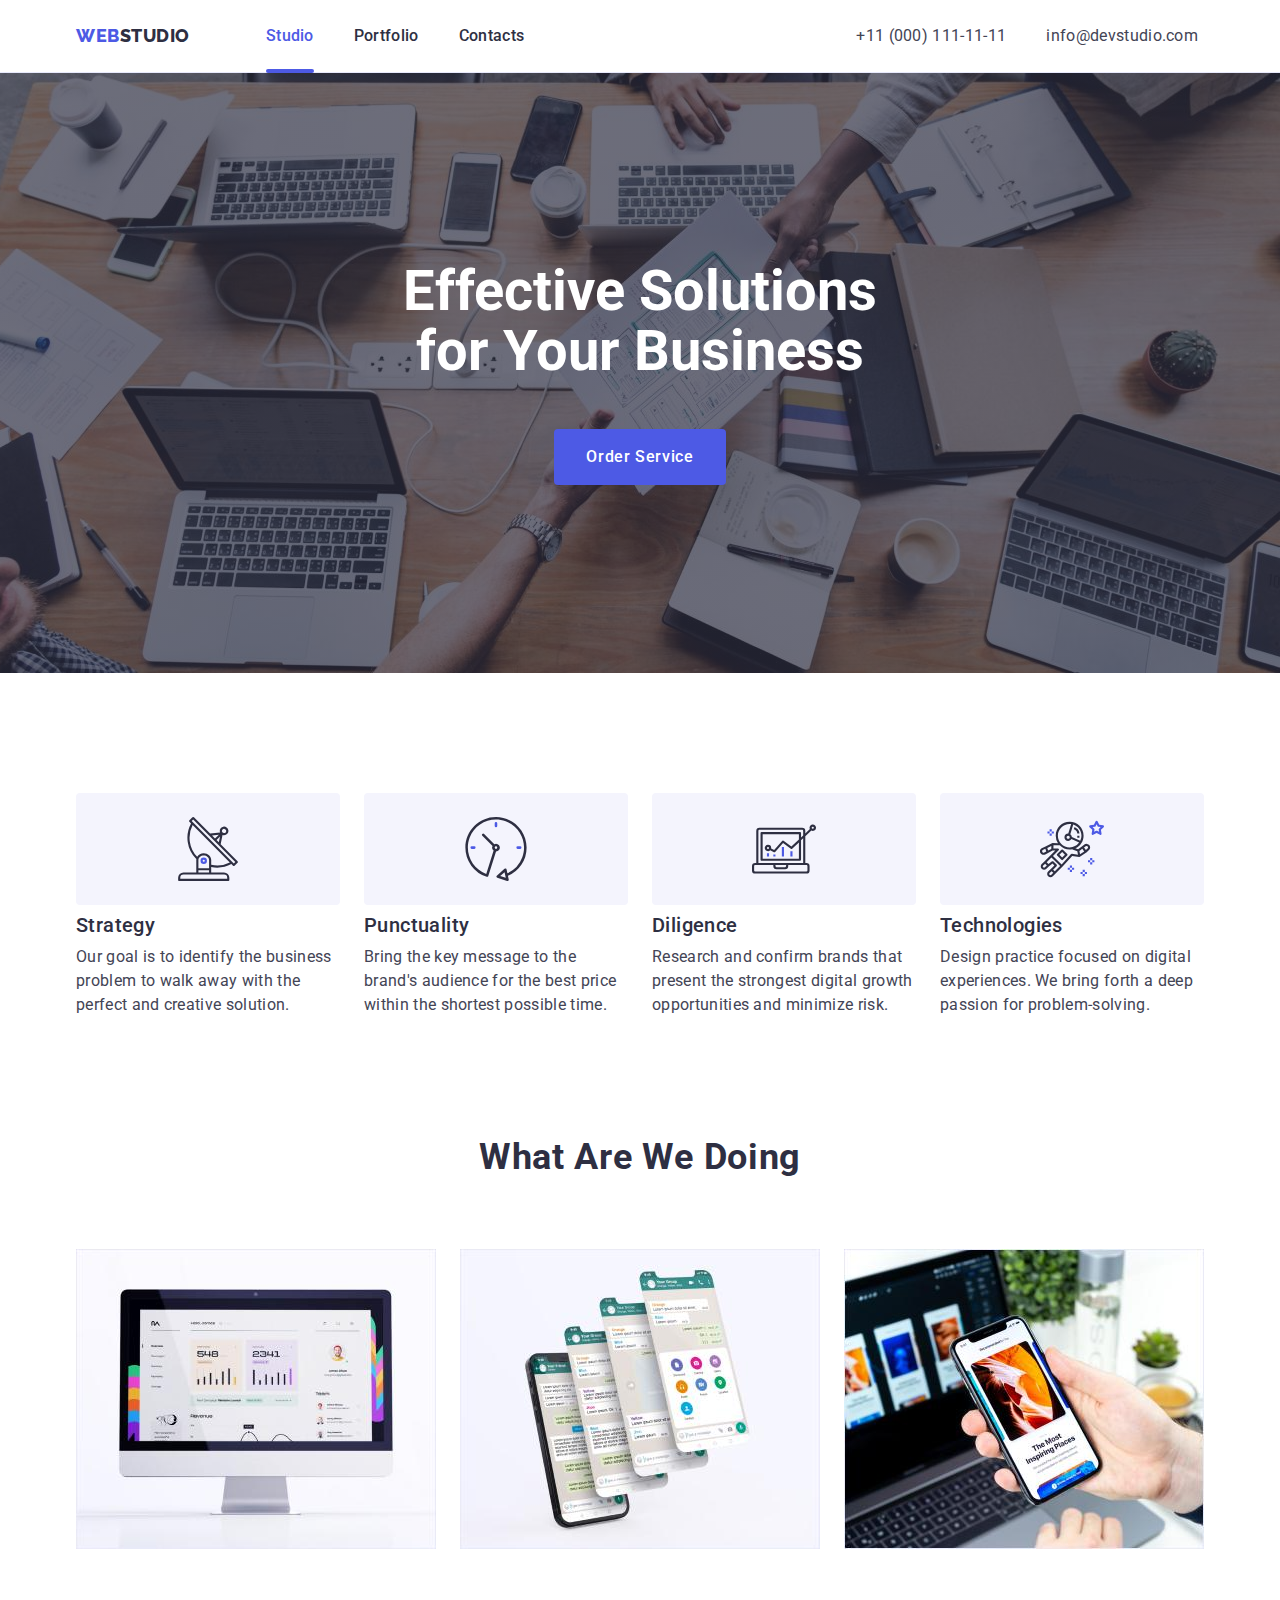
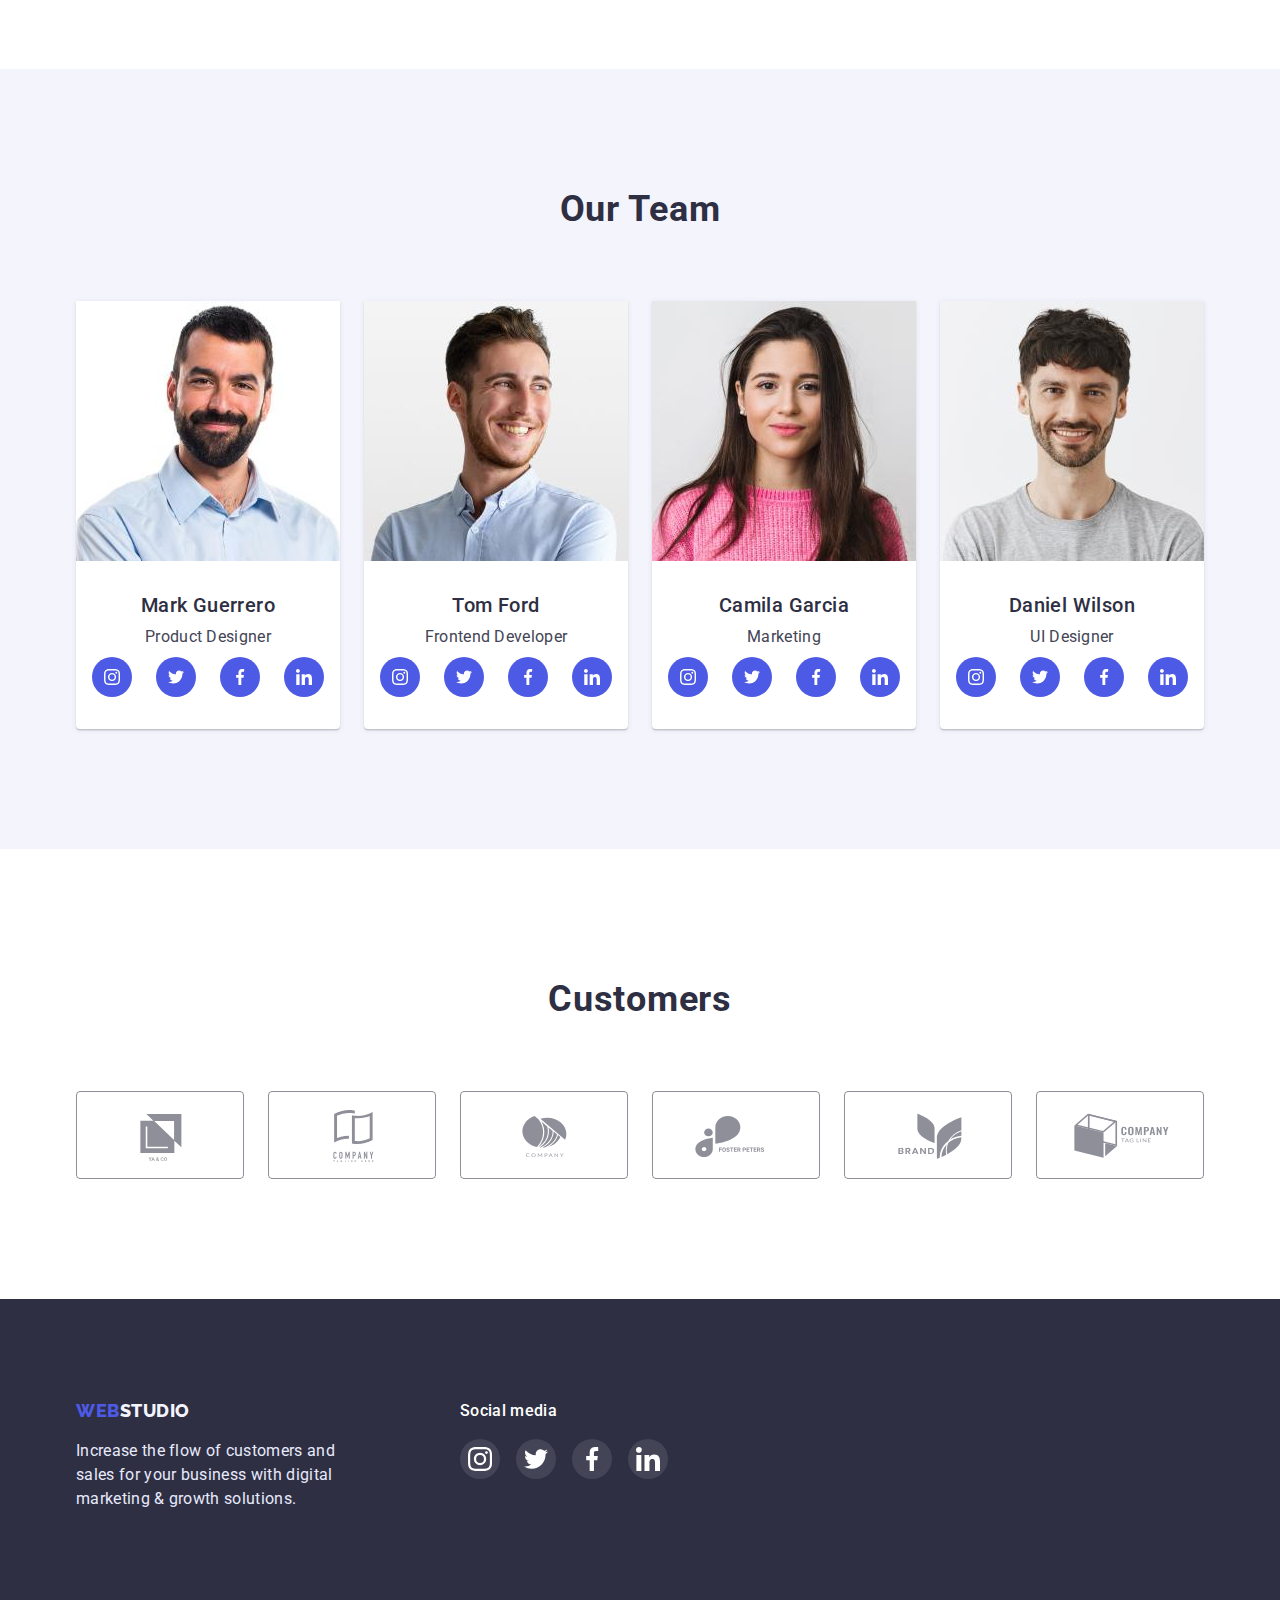
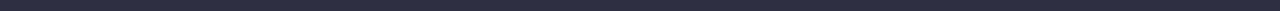
<file: index.html>
<!DOCTYPE html>
<html lang="en">
  <head>
    <meta charset="UTF-8" />
    <meta http-equiv="X-UA-Compatible" content="IE=edge" />
    <meta name="viewport" content="width=device-width, initial-scale=1.0" />
    <title>Studio</title>
    <link
      href="https://fonts.googleapis.com/css2?family=Raleway:wght@800&family=Roboto:wght@400;500;700;900&display=swap"
      rel="stylesheet"
    />
    <link rel="preconnect" href="https://fonts.googleapis.com" />
    <!-- normolise css -->
    <link
      rel="stylesheet"
      href="https://cdnjs.cloudflare.com/ajax/libs/modern-normalize/1.1.0/modern-normalize.min.css"
    />

    <link rel="stylesheet" href="./css/styles.css" />
  </head>

  <body>
    <header class="border-section">
      <!-- logo -->
      <div class="container logo-nav">
        <a class="link logo-head" href="index.html"
          ><span class="web">WEB</span>Studio</a
        >
        <nav>
          <ul class="site-nav list">
            <li class="nav-item"><a class="link current" href="">Studio</a></li>
            <li class="nav-item">
              <a class="link" href="./portfolio.html">Portfolio</a>
            </li>
            <li class="nav-item"><a class="link" href="">Contacts</a></li>
          </ul>
        </nav>
        <!-- Contacts of Web Studio -->
        <address>
          <ul class="list address-nav">
            <li class="nav-item">
              <a class="link" href="tel:+110001111111">+11 (000) 111-11-11</a>
            </li>
            <li class="nav-item">
              <a class="link" href="mailto:info@devstudio.com"
                >info@devstudio.com</a
              >
            </li>
          </ul>
        </address>
      </div>
    </header>
    <main>
      <!-- HERO -->
      <section class="hero">
        <div class="container">
          <h1 class="hero-title">Effective Solutions for Your Business</h1>
          <button type="button" class="button-action">Order Service</button>
        </div>
      </section>
      <!-- FEATURES -->
      <section class="features-section section">
        <div class="container">
          <h2 class="visually-hidden">Our features</h2>
          <ul class="list features-list">
            <li class="feature-item">
              <div class="feature-svg">
                <svg class="feature-icon" width="64" height="64">
                  <use href="./symbol-defs.svg#icon-antenna"></use>
                </svg>
              </div>
              <h3 class="subtitle">Strategy</h3>
              <p class="text">
                Our goal is to identify the business problem to walk away with
                the perfect and creative solution.
              </p>
            </li>
            <li class="feature-item">
              <div class="feature-svg">
                <svg class="feature-icon" width="64" height="64">
                  <use href="./symbol-defs.svg#icon-clock"></use>
                </svg>
              </div>
              <h3 class="subtitle">Punctuality</h3>
              <p class="text">
                Bring the key message to the brand's audience for the best price
                within the shortest possible time.
              </p>
            </li>
            <li class="feature-item">
              <div class="feature-svg">
                <svg class="feature-icon" width="64" height="64">
                  <use href="./symbol-defs.svg#icon-diagram"></use>
                </svg>
              </div>
              <h3 class="subtitle">Diligence</h3>
              <p class="text">
                Research and confirm brands that present the strongest digital
                growth opportunities and minimize risk.
              </p>
            </li>
            <li class="feature-item">
              <div class="feature-svg">
                <svg class="feature-icon" width="64" height="64">
                  <use href="./symbol-defs.svg#icon-astronaut"></use>
                </svg>
              </div>
              <h3 class="subtitle">Technologies</h3>
              <p class="text">
                Design practice focused on digital experiences. We bring forth a
                deep passion for problem-solving.
              </p>
            </li>
          </ul>
        </div>
      </section>
      <!-- WHAT ARE WE DOING -->
      <section class="section doing-section pad-top">
        <div class="container">
          <h2 class="title">What are we doing</h2>
          <ul class="list doing-list">
            <li class="doing-card">
              <img
                class="image"
                src="./images/work1.jpg"
                alt="monitor"
                width="360"
                height="300"
              />
            </li>
            <li class="doing-card">
              <img
                class="image"
                src="./images/work2.jpg"
                alt="phone screen"
                width="360"
                height="300"
              />
            </li>
            <li class="doing-card">
              <img
                class="image"
                src="./images/work3.jpg"
                alt="phone in hand"
                width="360"
                height="300"
              />
            </li>
          </ul>
        </div>
      </section>
      <!-- TEAM SECTION -->
      <section class="team-section section">
        <div class="container">
          <h2 class="title">Our team</h2>
          <ul class="list team-list">
            <li class="team-card">
              <img
                class="image img-card"
                src="./images/img1.jpg"
                alt="man in a shirt with a beard"
                width="264"
                height="260"
              />
              <div class="team-descript">
                <h3 class="subtitle">Mark Guerrero</h3>
                <p class="text team-card-descr">Product Designer</p>
                <ul class="soc-media-list list">
                  <li class="soc-media-item">
                    <a
                      class="soc-media-link"
                      href=""
                      aria-label="Instagram"
                      target="_blank"
                      rel="noopener noreferrer"
                    >
                      <svg class="soc-media-icon" width="16" height="16">
                        <use href="./symbol-defs.svg#icon-instagram"></use>
                      </svg>
                    </a>
                  </li>
                  <li class="soc-media-item">
                    <a
                      class="soc-media-link"
                      href=""
                      aria-label="Twitter"
                      target="_blank"
                      rel="noopener noreferrer"
                    >
                      <svg class="soc-media-icon" width="16" height="16">
                        <use href="./symbol-defs.svg#icon-twitter"></use>
                      </svg>
                    </a>
                  </li>
                  <li class="soc-media-item">
                    <a
                      class="soc-media-link"
                      href=""
                      aria-label="Facebook"
                      target="_blank"
                      rel="noopener noreferrer"
                    >
                      <svg class="soc-media-icon" width="16" height="16">
                        <use href="./symbol-defs.svg#icon-facebook"></use>
                      </svg>
                    </a>
                  </li>
                  <li class="soc-media-item">
                    <a
                      class="soc-media-link"
                      href=""
                      aria-label="Linkedin"
                      target="_blank"
                      rel="noopener noreferrer"
                      ><svg class="soc-media-icon" width="16" height="16">
                        <use href="./symbol-defs.svg#icon-linkedin"></use>
                      </svg>
                    </a>
                  </li>
                </ul>
              </div>
            </li>
            <li class="team-card">
              <img
                class="image img-card"
                src="./images/img2.jpg"
                alt="smiling man"
                width="264"
                height="260"
              />
              <div class="team-descript">
                <h3 class="subtitle">Tom Ford</h3>
                <p class="text team-card-descr">Frontend Developer</p>
                <ul class="soc-media-list list">
                  <li class="soc-media-item">
                    <a
                      class="soc-media-link"
                      href=""
                      aria-label="Instagram"
                      target="_blank"
                      rel="noopener noreferrer"
                    >
                      <svg class="soc-media-icon" width="16" height="16">
                        <use href="./symbol-defs.svg#icon-instagram"></use>
                      </svg>
                    </a>
                  </li>
                  <li class="soc-media-item">
                    <a
                      class="soc-media-link"
                      href=""
                      aria-label="Twitter"
                      target="_blank"
                      rel="noopener noreferrer"
                    >
                      <svg class="soc-media-icon" width="16" height="16">
                        <use href="./symbol-defs.svg#icon-twitter"></use>
                      </svg>
                    </a>
                  </li>
                  <li class="soc-media-item">
                    <a
                      class="soc-media-link"
                      href=""
                      aria-label="Facebook"
                      target="_blank"
                      rel="noopener noreferrer"
                    >
                      <svg class="soc-media-icon" width="16" height="16">
                        <use href="./symbol-defs.svg#icon-facebook"></use>
                      </svg>
                    </a>
                  </li>
                  <li class="soc-media-item">
                    <a
                      class="soc-media-link"
                      href=""
                      aria-label="Linkedin"
                      target="_blank"
                      rel="noopener noreferrer"
                      ><svg class="soc-media-icon" width="16" height="16">
                        <use href="./symbol-defs.svg#icon-linkedin"></use>
                      </svg>
                    </a>
                  </li>
                </ul>
              </div>
            </li>
            <li class="team-card">
              <img
                class="image img-card"
                src="./images/img3.jpg"
                alt="girl in a pink sweater"
                width="264"
                height="260"
              />
              <div class="team-descript">
                <h3 class="subtitle">Camila Garcia</h3>
                <p class="text team-card-descr">Marketing</p>
                <ul class="soc-media-list list">
                  <li class="soc-media-item">
                    <a
                      class="soc-media-link"
                      href=""
                      aria-label="Instagram"
                      target="_blank"
                      rel="noopener noreferrer"
                    >
                      <svg class="soc-media-icon" width="16" height="16">
                        <use href="./symbol-defs.svg#icon-instagram"></use>
                      </svg>
                    </a>
                  </li>
                  <li class="soc-media-item">
                    <a
                      class="soc-media-link"
                      class="link"
                      href=""
                      aria-label="Twitter"
                      target="_blank"
                      rel="noopener noreferrer"
                    >
                      <svg class="soc-media-icon" width="16" height="16">
                        <use href="./symbol-defs.svg#icon-twitter"></use>
                      </svg>
                    </a>
                  </li>
                  <li class="soc-media-item">
                    <a
                      class="soc-media-link"
                      class="link"
                      href=""
                      aria-label="Facebook"
                      target="_blank"
                      rel="noopener noreferrer"
                    >
                      <svg class="soc-media-icon" width="16" height="16">
                        <use href="./symbol-defs.svg#icon-facebook"></use>
                      </svg>
                    </a>
                  </li>
                  <li class="soc-media-item">
                    <a
                      class="soc-media-link"
                      class="soc-media-link"
                      href=""
                      aria-label="Linkedin"
                      target="_blank"
                      rel="noopener noreferrer"
                      ><svg class="soc-media-icon" width="16" height="16">
                        <use href="./symbol-defs.svg#icon-linkedin"></use>
                      </svg>
                    </a>
                  </li>
                </ul>
              </div>
            </li>
            <li class="team-card">
              <img
                class="image img-card"
                src="./images/img4.jpg"
                alt="man in a t-shirt"
                width="264"
                height="260"
              />
              <div class="team-descript">
                <h3 class="subtitle">Daniel Wilson</h3>
                <p class="text team-card-descr">UI Designer</p>
                <ul class="soc-media-list list">
                  <li class="soc-media-item">
                    <a
                      class="soc-media-link"
                      href=""
                      aria-label="Instagram"
                      target="_blank"
                      rel="noopener noreferrer"
                    >
                      <svg class="soc-media-icon" width="16" height="16">
                        <use href="./symbol-defs.svg#icon-instagram"></use>
                      </svg>
                    </a>
                  </li>
                  <li class="soc-media-item">
                    <a
                      class="soc-media-link"
                      href=""
                      aria-label="Twitter"
                      target="_blank"
                      rel="noopener noreferrer"
                    >
                      <svg class="soc-media-icon" width="16" height="16">
                        <use href="./symbol-defs.svg#icon-twitter"></use>
                      </svg>
                    </a>
                  </li>
                  <li class="soc-media-item">
                    <a
                      class="soc-media-link"
                      href=""
                      aria-label="Facebook"
                      target="_blank"
                      rel="noopener noreferrer"
                    >
                      <svg class="soc-media-icon" width="16" height="16">
                        <use href="./symbol-defs.svg#icon-facebook"></use>
                      </svg>
                    </a>
                  </li>
                  <li class="soc-media-item">
                    <a
                      class="soc-media-link"
                      href=""
                      aria-label="Linkedin"
                      target="_blank"
                      rel="noopener noreferrer"
                      ><svg class="soc-media-icon" width="16" height="16">
                        <use href="./symbol-defs.svg#icon-linkedin"></use>
                      </svg>
                    </a>
                  </li>
                </ul>
              </div>
            </li>
          </ul>
        </div>
      </section>
      <!-- CUSTOMERS -->
      <section class="section customer-section">
        <div class="container">
          <h2 class="title">Customers</h2>
          <ul class="customers-list list">
            <li class="customer-item">
              <a class="customer-link" href="">
                <svg class="customer-icon" width="104" height="56">
                  <use href="./symbol-defs.svg#icon-Logo"></use>
                </svg>
              </a>
            </li>
            <li class="customer-item">
              <a class="customer-link" href="">
                <svg class="customer-icon" width="104" height="56">
                  <use href="./symbol-defs.svg#icon-Logo1"></use>
                </svg>
              </a>
            </li>
            <li class="customer-item">
              <a class="customer-link" href="">
                <svg class="customer-icon" width="104" height="56">
                  <use href="./symbol-defs.svg#icon-Logo3"></use>
                </svg>
              </a>
            </li>
            <li class="customer-item">
              <a class="customer-link" href="">
                <svg class="customer-icon" width="104" height="56">
                  <use href="./symbol-defs.svg#icon-Logo4"></use>
                </svg>
              </a>
            </li>
            <li class="customer-item">
              <a class="customer-link" href="">
                <svg class="customer-icon" width="104" height="56">
                  <use href="./symbol-defs.svg#icon-Logo5"></use>
                </svg>
              </a>
            </li>
            <li class="customer-item">
              <a class="customer-link" href="">
                <svg class="customer-icon" width="104" height="56">
                  <use href="./symbol-defs.svg#icon-Logo6"></use>
                </svg>
              </a>
            </li>
          </ul>
        </div>
      </section>
    </main>
    <!-- FOOTER -->
    <footer class="footer">
      <div class="container foot-container">
        <div class="foot-description">
          <a class="link logo-foot" href="index.html"
            ><span class="web">WEB</span>Studio</a
          >
          <p class="text text-foot logo-descript">
            Increase the flow of customers and sales for your business with
            digital marketing & growth solutions.
          </p>
        </div>
        <div class="soc-media-foot">
          <p class="soc-media-title">Social media</p>
          <ul class="soc-media-foot-list gap-foot-icon list">
            <li class="soc-media-foot-item bgc-foot-icons">
              <a
                class="soc-media-foot-link"
                href=""
                aria-label="Instagram"
                target="_blank"
                rel="noopener noreferrer"
              >
                <svg class="soc-media-icon" width="24" height="24">
                  <use href="./symbol-defs.svg#icon-instagram"></use>
                </svg>
              </a>
            </li>
            <li class="soc-media-foot-item gap-foot-icon bgc-foot-icons">
              <a
                class="soc-media-foot-link"
                href=""
                aria-label="Twitter"
                target="_blank"
                rel="noopener noreferrer"
              >
                <svg class="soc-media-icon" width="24" height="24">
                  <use href="./symbol-defs.svg#icon-twitter"></use>
                </svg>
              </a>
            </li>
            <li class="soc-media-foot-item gap-foot-icon bgc-foot-icons">
              <a
                class="soc-media-foot-link"
                href=""
                aria-label="Facebook"
                target="_blank"
                rel="noopener noreferrer"
              >
                <svg class="soc-media-icon" width="24" height="24">
                  <use href="./symbol-defs.svg#icon-facebook"></use>
                </svg>
              </a>
            </li>
            <li class="soc-media-foot-item gap-foot-icon bgc-foot-icons">
              <a
                class="soc-media-foot-link"
                href=""
                aria-label="Linkedin"
                target="_blank"
                rel="noopener noreferrer"
                ><svg class="soc-media-icon" width="24" height="24">
                  <use href="./symbol-defs.svg#icon-linkedin"></use>
                </svg>
              </a>
            </li>
          </ul>
        </div>
      </div>
    </footer>
  </body>
</html>
</file>
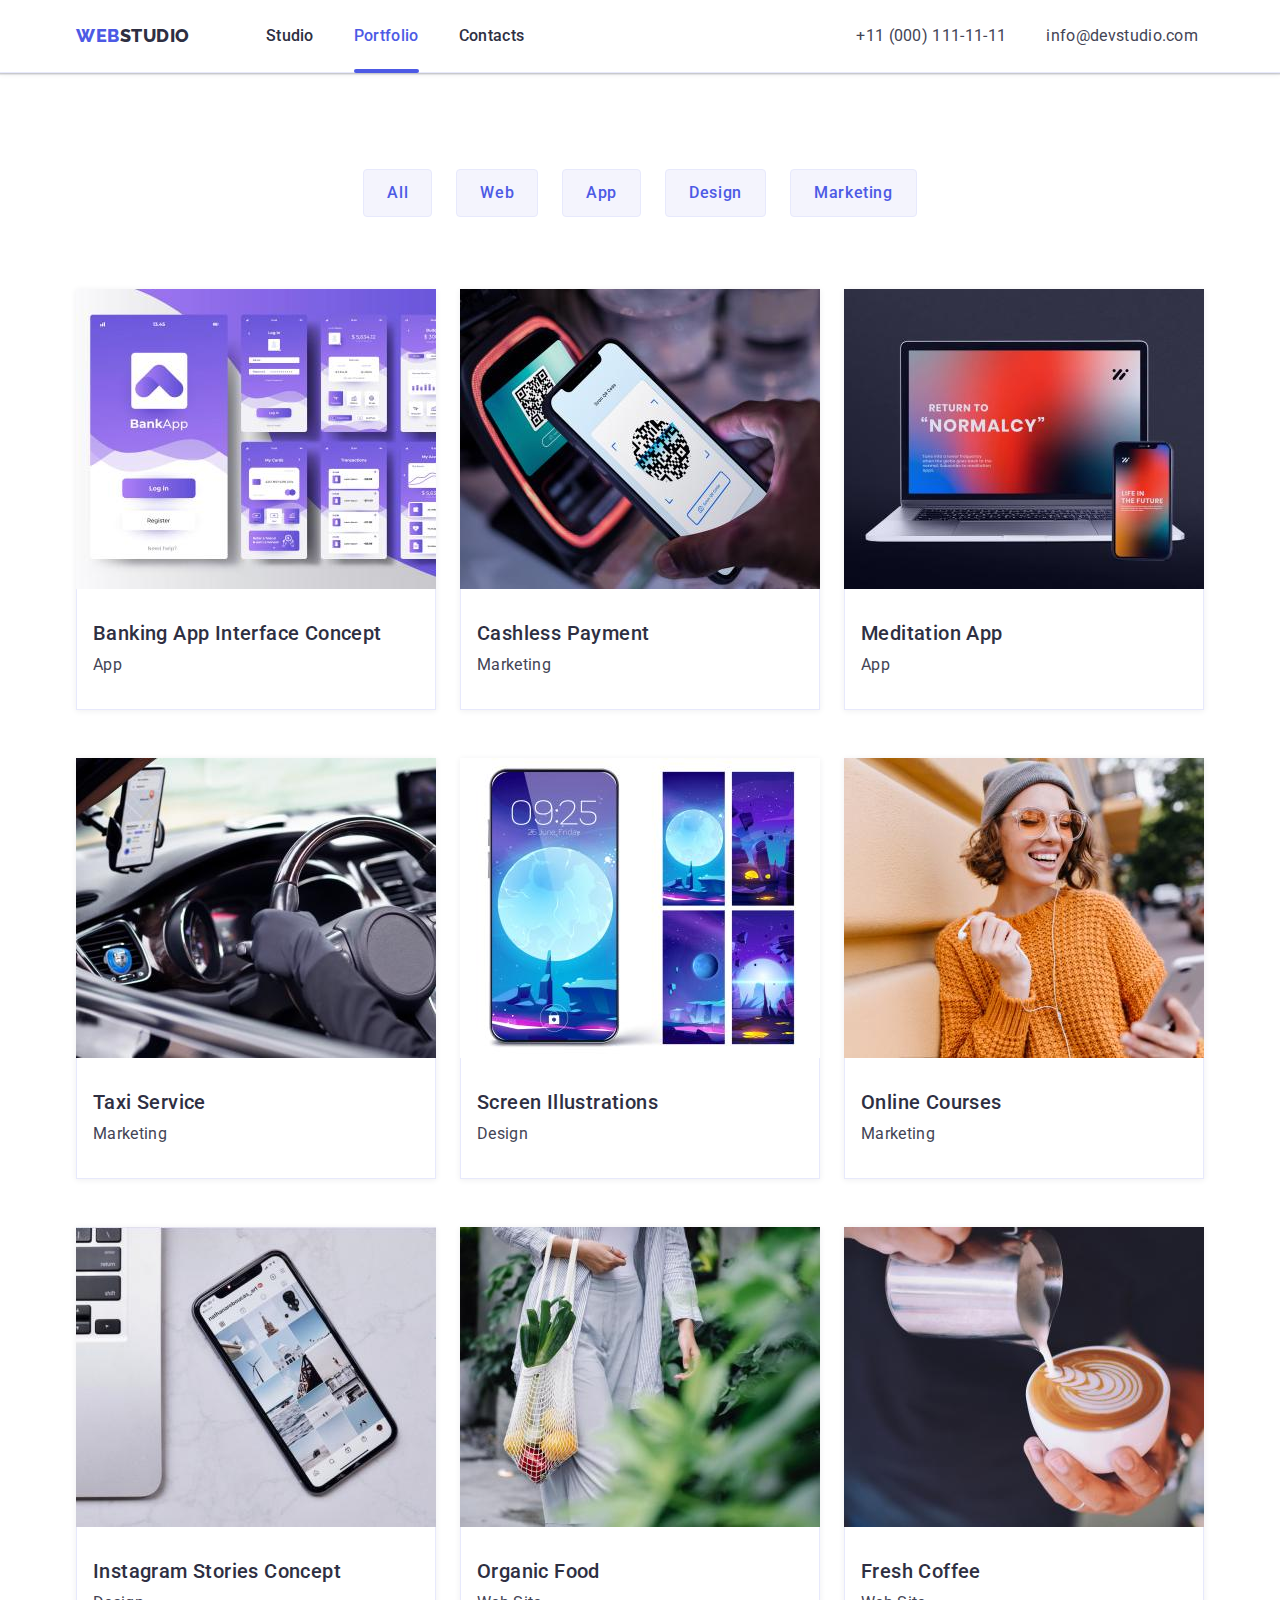
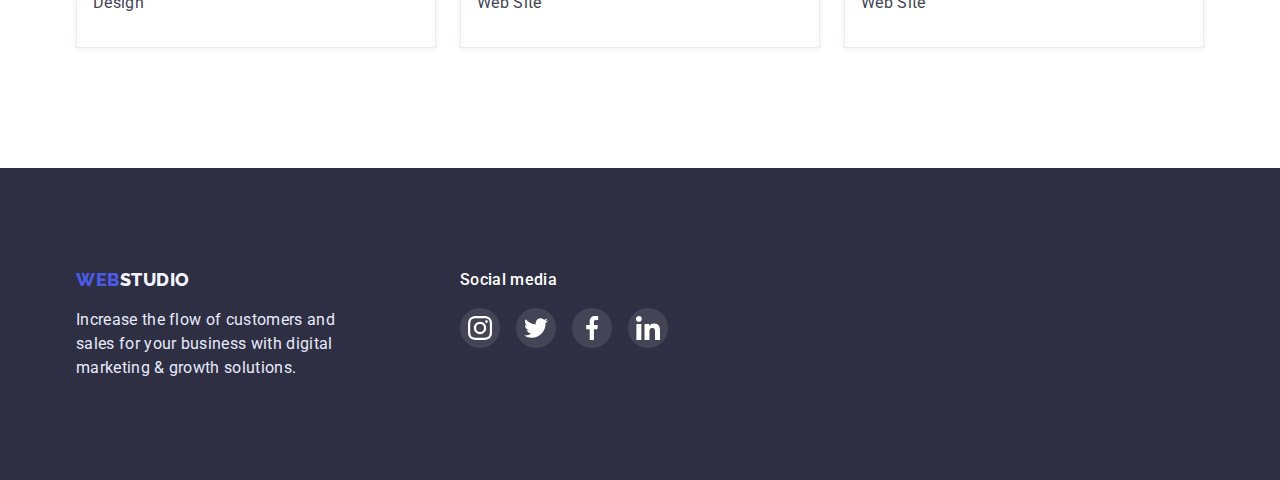
<file: portfolio.html>
<!DOCTYPE html>
<html lang="en">
  <head>
    <meta charset="UTF-8" />
    <meta http-equiv="X-UA-Compatible" content="IE=edge" />
    <meta name="viewport" content="width=device-width, initial-scale=1.0" />
    <title>Portfolio</title>
    <link
      href="https://fonts.googleapis.com/css2?family=Raleway:wght@800&family=Roboto:wght@400;500;700;900&display=swap"
      rel="stylesheet"
    />
    <link rel="preconnect" href="https://fonts.googleapis.com" />
    <link
      rel="stylesheet"
      href="https://cdnjs.cloudflare.com/ajax/libs/modern-normalize/1.1.0/modern-normalize.min.css"
    />
    <link rel="stylesheet" href="./css/styles.css" />
  </head>
  <body>
    <!-- HEDER -->
    <header class="border-section">
      <!-- Logo -->
      <div class="container logo-nav pad-top-btm">
        <a href="index.html" class="link logo-head"
          ><span class="web">WEB</span>Studio</a
        >
        <nav>
          <ul class="site-nav list">
            <li class="nav-item">
              <a class="link" href="./index.html">Studio</a>
            </li>
            <li class="nav-item">
              <a class="link current" href="">Portfolio</a>
            </li>
            <li class="nav-item"><a class="link" href="">Contacts</a></li>
          </ul>
        </nav>
        <!-- Contacts of Web Studio -->
        <address>
          <ul class="list address-nav">
            <li class="nav-item">
              <a class="link" href="tel:+110001111111">+11 (000) 111-11-11</a>
            </li>
            <li class="nav-item">
              <a class="link" href="mailto:info@devstudio.com"
                >info@devstudio.com</a
              >
            </li>
          </ul>
        </address>
      </div>
      <div></div>
    </header>
    <main>
      <!--PAGE NAVIGATION-->
      <section class="section choice-section">
        <div class="container">
          <h1 class="visually-hidden">Our services</h1>
          <ul class="list choice-button">
            <li class="button-item">
              <button type="button" class="button-nav">All</button>
            </li>
            <li class="button-item">
              <button type="button" class="button-nav">Web</button>
            </li>
            <li class="button-item">
              <button type="button" class="button-nav">App</button>
            </li>
            <li class="button-item">
              <button type="button" class="button-nav">Design</button>
            </li>
            <li class="button-item">
              <button type="button" class="button-nav">Marketing</button>
            </li>
          </ul>
          <!-- PROJECT CARDS -->
          <ul class="list list-choice">
            <li class="choice-card">
              <a class="choice-link" href="">
                <div class="overley-box">
                  <img
                    class="image choice-img img-card"
                    src="./images.portfolio/img.1.jpg"
                    alt="app interface shots"
                    width="360"
                    height="300"
                  />
                  <div class="overley-descript">
                    <p class="overley-text">
                      14 Stylish and User-Friendly App Design Concepts · Task
                      Manager App · Calorie Tracker App · Exotic Fruit Ecommerce
                      App · Cloud Storage App
                    </p>
                  </div>
                </div>
                <div class="card-descript">
                  <h2 class="subtitle">Banking App Interface Concept</h2>
                  <p class="text">App</p>
                </div>
              </a>
            </li>

            <li class="choice-card">
              <a class="choice-link" href="">
                <div class="overley-box">
                  <img
                    class="image choice-img img-card"
                    src="./images.portfolio/img.2.jpg"
                    alt="text-list of apps for cashless payment"
                    width="360"
                    height="300"
                  />
                  <div class="overley-descript">
                    <p class="overley-text">
                      14 Stylish and User-Friendly App Design Concepts · Task
                      Manager App · Calorie Tracker App · Exotic Fruit Ecommerce
                      App · Cloud Storage App
                    </p>
                  </div>
                </div>
                <div class="card-descript">
                  <h2 class="subtitle">Cashless Payment</h2>
                  <p class="text">Marketing</p>
                </div>
              </a>
            </li>
            <li class="choice-card">
              <a class="choice-link" href="">
                <div class="overley-box">
                  <img
                    class="image choice-img img-card"
                    src="./images.portfolio/img.3.jpg"
                    alt="meditation app on laptop and phone screen"
                    width="360"
                    height="300"
                  />
                  <div class="overley-descript">
                    <p class="overley-text">
                      14 Stylish and User-Friendly App Design Concepts · Task
                      Manager App · Calorie Tracker App · Exotic Fruit Ecommerce
                      App · Cloud Storage App
                    </p>
                  </div>
                </div>
                <div class="card-descript">
                  <h2 class="subtitle">Meditation App</h2>
                  <p class="text">App</p>
                </div>
              </a>
            </li>
            <li class="choice-card">
              <a class="choice-link" href="">
                <div class="overley-box">
                  <img
                    class="image choice-img img-card"
                    src="./images.portfolio/img.4.jpg"
                    alt="navigatiln app on the phone screen in front of the car driver"
                    width="360"
                    height="300"
                  />
                  <div class="overley-descript">
                    <p class="overley-text">
                      14 Stylish and User-Friendly App Design Concepts · Task
                      Manager App · Calorie Tracker App · Exotic Fruit Ecommerce
                      App · Cloud Storage App
                    </p>
                  </div>
                </div>
                <div class="card-descript">
                  <h2 class="subtitle">Taxi Service</h2>
                  <p class="text">Marketing</p>
                </div>
              </a>
            </li>
            <li class="choice-card">
              <a class="choice-link" href="">
                <div class="overley-box">
                  <img
                    class="image choice-img img-card"
                    src="./images.portfolio/img.5.jpg"
                    alt="phone screen with beautiful wallpaper"
                    width="360"
                    height="300"
                  />
                  <div class="overley-descript">
                    <p class="overley-text">
                      14 Stylish and User-Friendly App Design Concepts · Task
                      Manager App · Calorie Tracker App · Exotic Fruit Ecommerce
                      App · Cloud Storage App
                    </p>
                  </div>
                </div>
                <div class="card-descript">
                  <h2 class="subtitle">Screen Illustrations</h2>
                  <p class="text">Design</p>
                </div>
              </a>
            </li>
            <li class="choice-card">
              <a class="choice-link" href="">
                <div class="overley-box">
                  <img
                    class="image choice-img img-card"
                    src="./images.portfolio/img.6.jpg"
                    alt="smiling girl in an orange sweater looks at the phone screen"
                    width="360"
                    height="300"
                  />
                  <div class="overley-descript">
                    <p class="overley-text">
                      14 Stylish and User-Friendly App Design Concepts · Task
                      Manager App · Calorie Tracker App · Exotic Fruit Ecommerce
                      App · Cloud Storage App
                    </p>
                  </div>
                </div>
                <div class="card-descript">
                  <h2 class="subtitle">Online Courses</h2>
                  <p class="text">Marketing</p>
                </div>
              </a>
            </li>
            <li class="choice-card">
              <a class="choice-link" href="">
                <div class="overley-box">
                  <img
                    class="image choice-img img-card"
                    src="./images.portfolio/img.7.jpg"
                    alt="phone screen wiht picktures arranged in a grid "
                    width="360"
                    height="300"
                  />
                  <div class="overley-descript">
                    <p class="overley-text">
                      14 Stylish and User-Friendly App Design Concepts · Task
                      Manager App · Calorie Tracker App · Exotic Fruit Ecommerce
                      App · Cloud Storage App
                    </p>
                  </div>
                </div>
                <div class="card-descript">
                  <h2 class="subtitle">Instagram Stories Concept</h2>
                  <p class="text">Design</p>
                </div>
              </a>
            </li>
            <li class="choice-card">
              <a class="choice-link" href="">
                <div class="overley-box">
                  <img
                    class="image choice-img img-card"
                    src="./images.portfolio/img.8.jpg"
                    alt="a woman with a shopping bag is walking"
                    width="360"
                    height="300"
                  />
                  <div class="overley-descript">
                    <p class="overley-text">
                      14 Stylish and User-Friendly App Design Concepts · Task
                      Manager App · Calorie Tracker App · Exotic Fruit Ecommerce
                      App · Cloud Storage App
                    </p>
                  </div>
                </div>
                <div class="card-descript">
                  <h2 class="subtitle">Organic Food</h2>
                  <p class="text">Web Site</p>
                </div>
              </a>
            </li>
            <li class="choice-card">
              <a class="choice-link" href="">
                <div class="overley-box">
                  <img
                    class="image choice-img img-card"
                    src="./images.portfolio/img.9.jpg"
                    alt="a man pours cream into coffee creating a beautiful pattern"
                    width="360"
                    height="300"
                  />
                  <div class="overley-descript">
                    <p class="overley-text">
                      14 Stylish and User-Friendly App Design Concepts · Task
                      Manager App · Calorie Tracker App · Exotic Fruit Ecommerce
                      App · Cloud Storage App
                    </p>
                  </div>
                </div>
                <div class="card-descript">
                  <h2 class="subtitle">Fresh Coffee</h2>
                  <p class="text">Web Site</p>
                </div>
              </a>
            </li>
          </ul>
        </div>
      </section>
    </main>
    <!-- FOOTER -->
    <footer class="footer">
      <div class="container foot-container">
        <div class="foot-description">
          <a class="link logo-foot" href="index.html"
            ><span class="web">WEB</span>Studio</a
          >
          <p class="text text-foot logo-descript">
            Increase the flow of customers and sales for your business with
            digital marketing & growth solutions.
          </p>
        </div>
        <div class="soc-media-foot">
          <p class="soc-media-title">Social media</p>
          <ul class="soc-media-foot-list gap-foot-icon list">
            <li class="soc-media-foot-item bgc-foot-icons">
              <a class="soc-media-foot-link" href="">
                <svg class="soc-media-icon" width="24" height="24">
                  <use href="./symbol-defs.svg#icon-instagram"></use>
                </svg>
              </a>
            </li>
            <li class="soc-media-foot-item gap-foot-icon bgc-foot-icons">
              <a class="soc-media-foot-link" href="">
                <svg class="soc-media-icon" width="24" height="24">
                  <use href="./symbol-defs.svg#icon-twitter"></use>
                </svg>
              </a>
            </li>
            <li class="soc-media-foot-item gap-foot-icon bgc-foot-icons">
              <a class="soc-media-foot-link" href="">
                <svg class="soc-media-icon" width="24" height="24">
                  <use href="./symbol-defs.svg#icon-facebook"></use>
                </svg>
              </a>
            </li>
            <li class="soc-media-foot-item gap-foot-icon bgc-foot-icons">
              <a class="soc-media-foot-link" href=""
                ><svg class="soc-media-icon" width="24" height="24">
                  <use href="./symbol-defs.svg#icon-linkedin"></use>
                </svg>
              </a>
            </li>
          </ul>
        </div>
      </div>
    </footer>
  </body>
</html>
</file>
<file: css/styles.css>
:root {
    /* BGC */
    --bgc-dark: #2E2F42;
    --bgc-light: #F4F4FD;
    --bgc-image: #E7E9FC;
    --bgc-white: #FFFFFF;
    --bgc-10-gray: rgba(255, 255, 255, 0.1);
    --bgc-70-grey: rgba(46, 47, 66, 0.7);
    --bgc-icon-footer: #31D0AA;
    /* text color */
    --accent-color: #4D5AE5;
    --button-click-color: #404BBF;
    --p-txt-secondary: #E7E9FC;
    --primary-text-color: #2E2F42;
    --secondary-text-color: #434455;
    --white-text-color: #FFFFFF;
    --logo-text-color: #F4F4FD;
    /* font family */
    --primery-font: 'Roboto', sans-serif;
    --secondary-font: 'Raleway', sans-serif;

}

.visually-hidden {
    position: absolute;
    width: 1px;
    height: 1px;
    margin: -1px;
    border: 0;
    padding: 0;

    white-space: nowrap;
    clip-path: inset(100%);
    clip: rect(0 0 0 0);
    overflow: hidden;
}

/**
  |============================
  | body
  |============================
*/
body {
    background-color: var(--bgc-white);
    font-family: var(--primery-font);
    font-size: 16px;
    color: var(--primary-text-color);
}

/**
  |============================
  | primary decoration
  |============================
*/
.link {
    display: block;
    padding-top: 24px;
    padding-bottom: 24px;

    text-decoration: none;
    font-style: normal;

}

.list {
    list-style: none;
    padding: 0px;
    margin: 0px;
}

.title {
    font-weight: 700;
    font-size: 36px;
    line-height: 40px;
    letter-spacing: 0.02em;
    text-transform: capitalize;
    text-align: center;
    margin-top: 0px;
    margin-bottom: 72px;
}

.subtitle {
    font-weight: 500;
    font-size: 20px;
    line-height: calc(24 / 20);
    letter-spacing: 0.02em;
    margin-top: 0px;
    margin-bottom: 8px;

}

.text {
    font-weight: 400;
    font-size: 16px;
    line-height: calc(24 /16);
    letter-spacing: 0.02em;
    margin-top: 0px;
    margin-bottom: 0px;


    color: var(--secondary-text-color);
}

.section {
    padding-top: 120px;
    padding-bottom: 120px;
}

.container {
    width: 1158px;
    margin-left: auto;
    margin-right: auto;
    padding-left: 15px;
    padding-right: 15px;

    /* outline: 2px solid red; */
}


.image {
    display: block;
    max-width: 100%;
    height: auto;
}

.border-section {
    border-bottom: 1px solid #E7E9FC;
    box-shadow: 0px 2px 1px rgba(46, 47, 66, 0.08),
        0px 1px 1px rgba(46, 47, 66, 0.16),
        0px 1px 6px rgba(46, 47, 66, 0.08);
    ;
}

/**
  |============================
  | Header Section
  |============================
*/
/* Logo */

.logo-nav {
    display: flex;
}

.logo-head {
    margin-right: 76px;

    font-family: var(--secondary-font);
    font-weight: 800;
    font-size: 18px;
    line-height: calc(24 / 18);
    letter-spacing: 0.03em;
    text-transform: uppercase;

    color: var(--primary-text-color);
}

.web {
    color: var(--accent-color)
}

/* Navigation */
.site-nav {
    display: flex;
    margin-right: 332px;
}

.site-nav .link {
    font-weight: 500;
    line-height: calc(24 /16);
    letter-spacing: 0.02em;

    color: var(--primary-text-color);
}

.nav-item {
    position: relative;
}

.site-nav .link.current {
    color: var(--accent-color);
}

.site-nav .link.current::after {
    display: block;
    content: '';
    background-color: var(--accent-color);
    border-radius: 2px;
    width: 100%;
    height: 4px;
    position: absolute;
    /* top: 100%; */
    bottom: -1px;
}

/* NAV-ITEM margin */

.nav-item+.nav-item {
    margin-left: 40px;
}

/* Address */
.address-nav {
    display: flex;
}

.address-nav .link {
    line-height: calc(24 / 16);
    letter-spacing: 0.02em;

    color: var(--secondary-text-color)
}

.link:hover,
.link:focus {
    color: var(--accent-color);
}

/**
  |============================
  | Hero section
  |============================
*/
.hero {
    background-color: var(--bgc-dark);
    background-image: linear-gradient(rgba(46, 47, 66, 0.7), rgba(46, 47, 66, 0.7)), url(../BG-image/people-office\ 1\(pre\).jpg);
    background-repeat: no-repeat;
    background-size: cover;
    background-position: center;



    max-width: 1440px;
    margin-left: auto;
    margin-right: auto;
    padding-top: 188px;
    padding-bottom: 188px;
    text-align: center;
}

.hero-title {
    margin: 0px;
    width: 494px;
    margin-left: auto;
    margin-right: auto;

    margin-bottom: 48px;
    font-weight: 700;
    font-size: 56px;
    line-height: calc(60 / 56);
    color: var(--white-text-color);

}

/*Hero Button */
.button-action {
    font-family: inherit;
    font-weight: 500;
    font-size: 16px;
    line-height: calc(24 / 16);
    letter-spacing: 0.04em;

    min-width: 169px;
    min-height: 56px;
    padding: 16px 32px;
    border-radius: 4px;
    border: none;

    background-color: var(--accent-color);
    color: var(--white-text-color);
    cursor: pointer;
}

.button-action:active {
    background-color: var(--button-click-color);
}

/**
  |============================
  | Features Section
  |============================
*/
.features-section {
    background-color: var(--bgc-white);
}

.features-list {
    display: flex;
    flex-wrap: wrap;
    gap: 24px;
}

.feature-item {
    width: 264px;
    flex-basis: calc((100% - 72px) /4);
}

.feature-svg {
    width: 100%;
    height: 112px;
    display: flex;
    background-color: var(--bgc-light);
    justify-content: center;
    align-items: center;
    border-radius: 4px;
    margin-bottom: 8px;

}

/**
  |============================
  | Doing Section
  |============================
*/
.doing-section {
    background-color: var(--bgc-white);
}

.pad-top {
    padding-top: 0px;
}

.doing-list {
    display: flex;
    flex-wrap: wrap;
    gap: 24px;
}

.doing-card {
    width: 360px;
    flex-basis: calc((100% - 48px) /3);
}

/**
  |============================
  | Customers section
  |============================
*/
.customer-section {
    padding-top: 130px;
}

.customers-list {
    display: flex;
    gap: 24px;
    justify-content: center;

}

.customer-item {
    width: 168px;
    height: 88px;

}

.customer-link {
    display: flex;
    width: 100%;
    height: 100%;
    border: 1px solid #8E8F99;
    border-radius: 4px;
    align-items: center;
    justify-content: center;
    color: rgba(142, 143, 153, 1);
}

.customer-icon {
    fill: currentColor;
}

.customer-link:hover,
.customer-link:focus {
    color: var(--button-click-color);
    border-color: var(--button-click-color);
}



/**
  |============================
  | Team section
  |============================
*/
.team-section {
    background-color: var(--bgc-light);
}

.team-list {
    display: flex;
    flex-wrap: wrap;
    gap: 24px;
}

.team-card {
    width: 264px;
    text-align: center;
    background: var(--bgc-white);
    box-shadow: 0px 1px 6px rgba(46, 47, 66, 0.08), 0px 1px 1px rgba(46, 47, 66, 0.16), 0px 2px 1px rgba(46, 47, 66, 0.08);
    border-radius: 0px 0px 4px 4px;
    flex-basis: calc((100% - 72px) /4);
}

.team-descript {
    padding-top: 32px;
    padding-bottom: 32px;
}

.team-card-descr {
    margin-bottom: 8px;
}

.soc-media-list {
    display: flex;
    justify-content: center;
    gap: 24px;
}

.soc-media-item {
    display: flex;
    width: 40px;
    height: 40px;
    border-radius: 50%;
    justify-content: center;
    align-items: center;
    background-color: var(--accent-color);
}

.soc-media-link {
    display: flex;
    width: 100%;
    height: 100%;
    border-radius: 50%;
    align-items: center;
    justify-content: center;
    color: var(--white-text-color);
}

.soc-media-icon {
    fill: currentColor;
}

.soc-media-link:hover,
.soc-media-link:focus {
    background-color: var(--button-click-color);
}

/**
  |============================
  | Footer
  |============================
*/

.footer {
    display: flex;
    background-color: var(--bgc-dark);
    padding-top: 100px;
    padding-bottom: 100px;
}

.foot-container {
    display: flex;
}


.logo-descript {
    display: flex;
    width: 264px;
    margin-right: 120px;
}

.logo-foot {
    font-family: 'Raleway', sans-serif;
    font-weight: 800;
    font-size: 18px;
    line-height: calc(24 / 18);
    letter-spacing: 0.03em;
    text-transform: uppercase;
    padding-bottom: 0px;
    padding-top: 0px;
    margin-bottom: 16px;
}

.text-foot {
    color: var(--p-txt-secondary);
}

.logo-foot.link {
    color: var(--logo-text-color)
}

.logo-foot.link:hover,
.logo-foot.link:focus {
    color: var(--accent-color);
}

.soc-media-title {
    font-weight: 500;
    font-size: 16px;
    color: var(--white-text-color);
    line-height: calc(24 / 16);
    letter-spacing: 0.02em;
    margin-top: 0px;
    margin-bottom: 16px;
    margin-left: 0px;
}

.soc-media-foot-list {
    gap: 16px;
}

.soc-media-foot-item {
    display: flex;
    width: 40px;
    height: 40px;
    border-radius: 50%;
    align-items: center;
    justify-content: center;
    background-color: var(--bgc-10-gray);
}


.soc-media-foot-link {
    display: flex;
    width: 100%;
    height: 100%;
    border-radius: 50%;
    justify-content: center;
    align-items: center;
    border-radius: 50px;
    color: var(--white-text-color);
}

.soc-media-foot-link:hover,
.soc-media-foot-link:focus {
    background-color: var(--bgc-icon-footer);
}

.soc-media-foot-list {
    display: flex;
    width: 208px;
}

/**
  |============================
  | Portfolio page
  |============================
*/
.choice-section {
    padding-top: 96px;
}

/* Battons */
.button-nav {
    font-family: var(--primery-font);
    font-weight: 500;
    font-size: 16px;
    line-height: calc(24 / 16);
    letter-spacing: 0.04em;
    text-align: center;

    background-color: var(--bgc-light);
    color: var(--accent-color);

    padding: 11px 23px;
    border: 1px solid #E7E9FC;
    border-radius: 4px;
    min-height: 48px;
    min-width: 69px;
    cursor: pointer;
}

.button-item+.button-item {
    margin-left: 24px;
}

.button-nav:hover,
.button-nav:focus {
    background-color: var(--button-click-color);
    border: var(--button-click-color);
    color: var(--white-text-color);
    box-shadow: 0px 3px 1px rgba(0, 0, 0, 0.1),
        0px 2px 1px rgba(0, 0, 0, 0.08),
        0px 2px 2px rgba(0, 0, 0, 0.12);
    ;
}

.choice-button {
    display: flex;
    justify-content: center;
    margin-bottom: 72px;
}

/* Choice Cards */
.list-choice {
    display: flex;
    flex-wrap: wrap;
    gap: 48px 24px;
}

.overley-box {
    position: relative;

}

.overley-box::before {
    content: '';
    position: absolute;
    display: block;
    top: 0px;
    width: 100%;
    height: 300px;
    background-color: var(--accent-color);
    opacity: 0;
}

.overley-descript {
    width: 100%;
    height: 100%;
    padding-top: 40px;
    padding-left: 32px;

    position: absolute;
    top: 0px;
    left: 0px;
    background-color: var(--accent-color);
    opacity: 0;
}

.overley-text {
    font-weight: 400px;
    font-size: 16px;
    line-height: calc(24 / 16);
    letter-spacing: 0, 02em;
    width: 296px;

    color: var(--logo-text-color);
}

.choice-link:hover .overley-descript {
    opacity: 1;
}

.choice-link:hover .overley-box::before {
    opacity: 1;
}


.choice-card {
    box-shadow: 0px 1px 6px 0px rgba(46, 47, 66, 0.08);
}


.choice-card:nth-child(3n) {
    margin-right: 0px;
}

.choice-card:nth-last-child(-n + 3) {
    margin-bottom: 0px;
}

.card-descript {

    padding-top: 32px;
    padding-bottom: 32px;
    padding-left: 16px;
    border: 1px solid #E7E9FC;
    border-top: none;

    background-color: var(--bgc-white);
}

.choice-link {
    display: block;
    text-decoration: none;
    color: inherit;
}

.choice-link:hover,
.choice-link:focus {
    box-shadow: 0px 2px 1px 0px rgba(46, 47, 66, 0.08),
        0px 1px 1px 0px rgba(46, 47, 66, 0.16),
        0px 1px 6px 0px rgba(46, 47, 66, 0.08);
}
</file>
